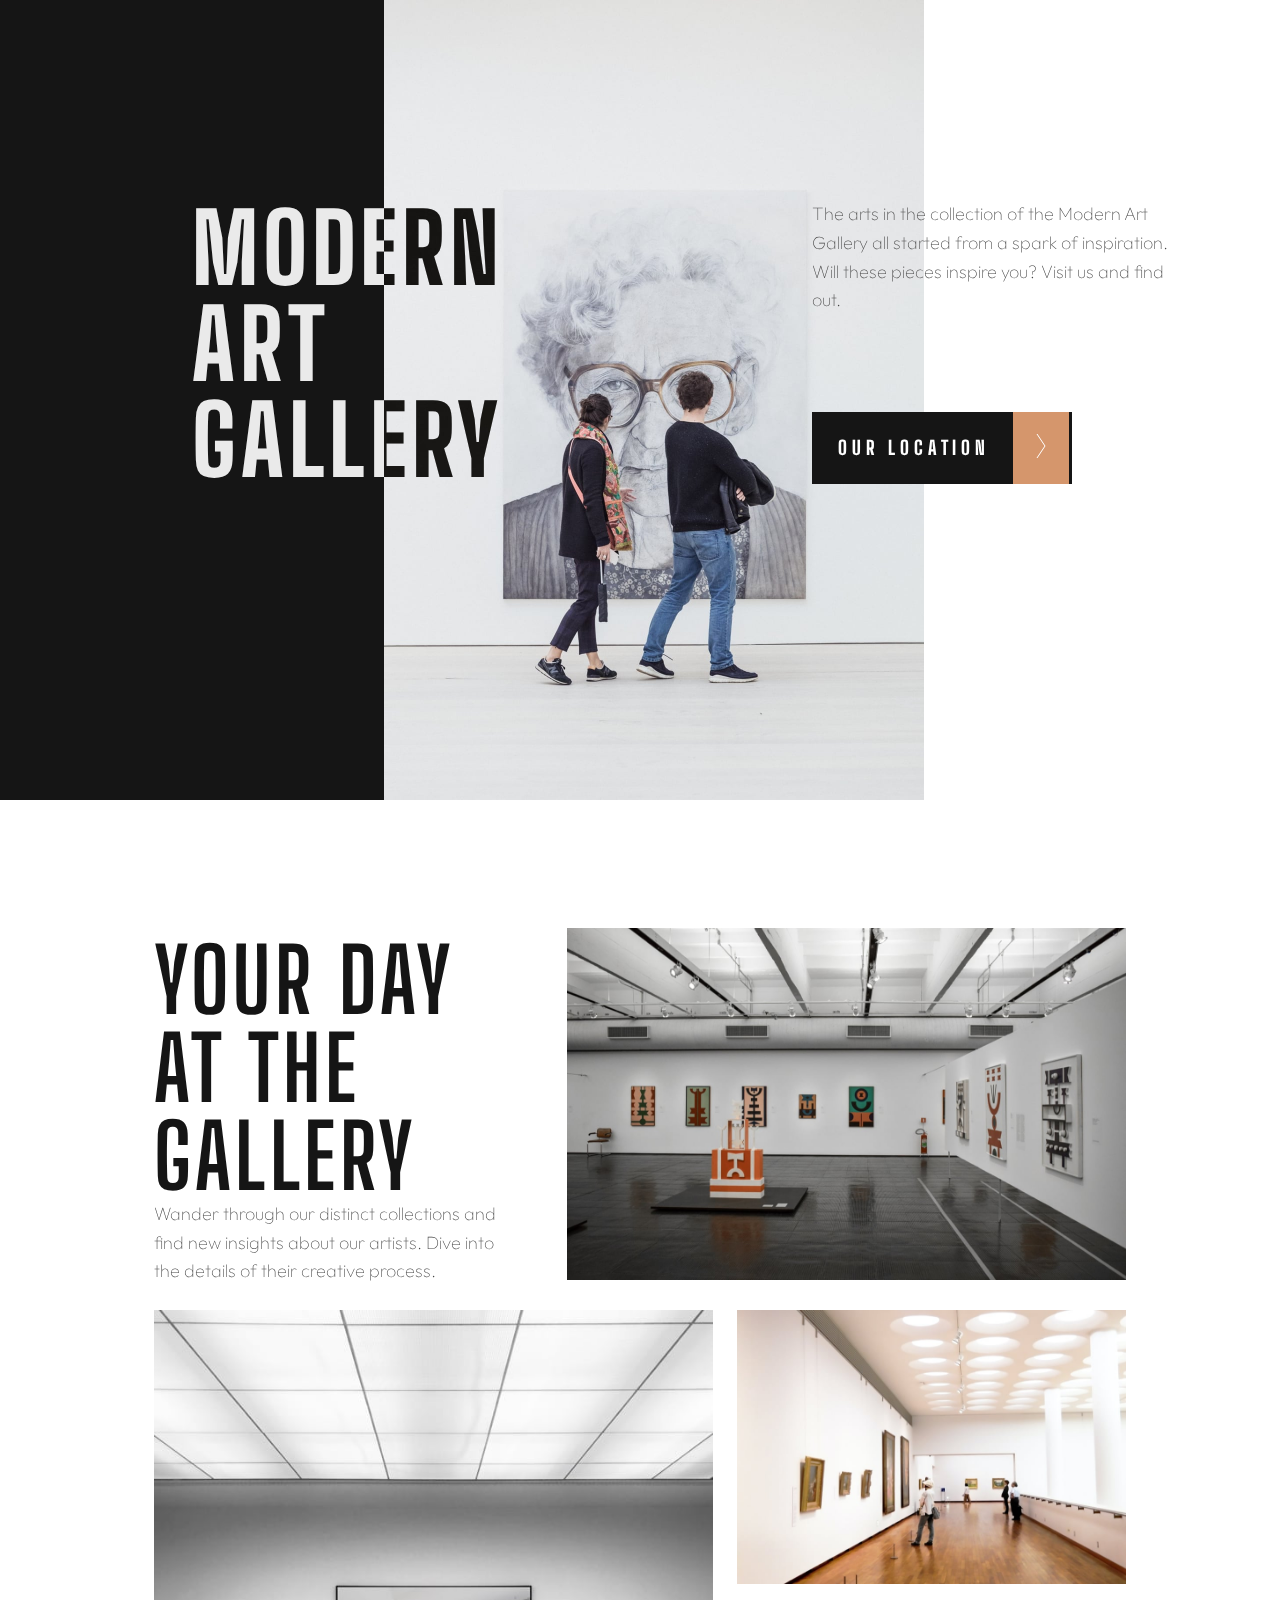
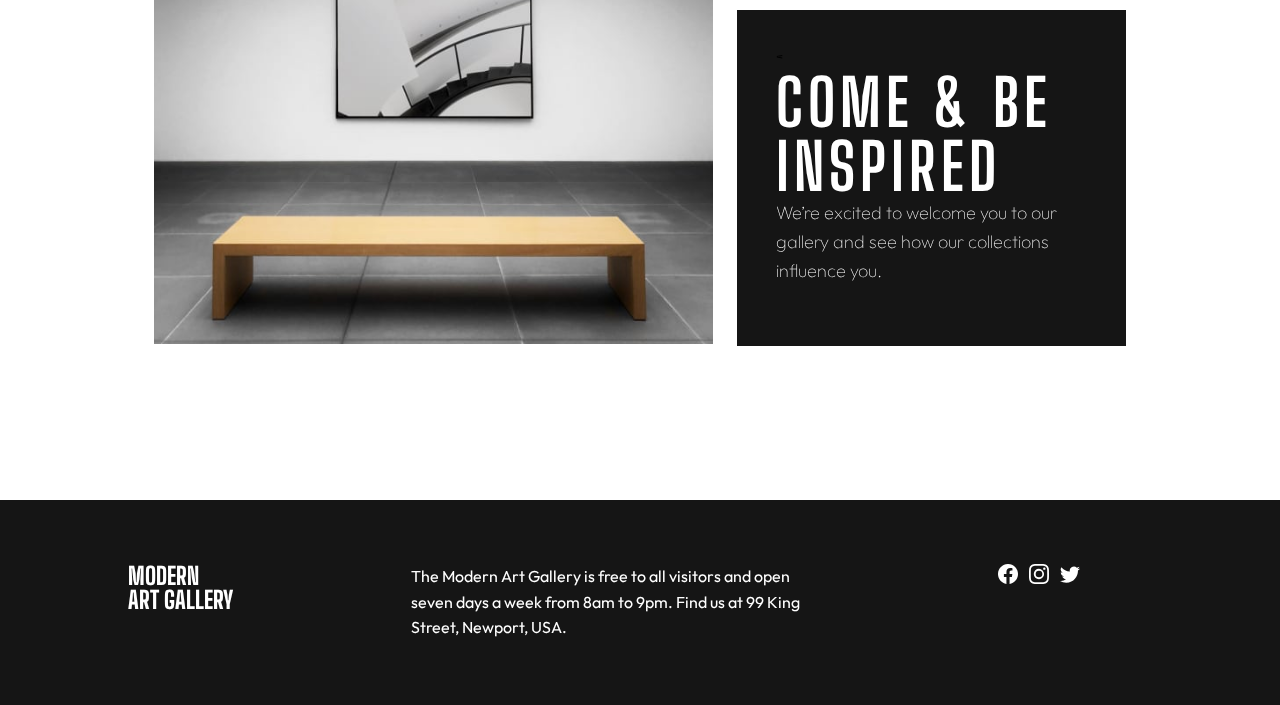
<file: index.html>
<!DOCTYPE html>
<html lang="en">
<head>
  <meta charset="UTF-8">
  <meta name="viewport" content="width=device-width, initial-scale=1.0">


  <link rel="preconnect" href="https://fonts.googleapis.com">
  <link rel="preconnect" href="https://fonts.gstatic.com" crossorigin>
  <link href="https://fonts.googleapis.com/css2?family=Big+Shoulders+Display:wght@400;500;600;700;900&display=swap"
        rel="stylesheet">

  <link rel="preconnect" href="https://fonts.googleapis.com">
  <link rel="preconnect" href="https://fonts.gstatic.com" crossorigin>
  <link href="https://fonts.googleapis.com/css2?family=Outfit:wght@300&display=swap"
        rel="stylesheet">

  <link href="style-index.css" rel="stylesheet" type="text/css">
  
  <title>Frontend Mentor | Art gallery website</title>
</head>
<body>

<main>
  <header>
    <div class="black-screen-desk">
    </div>

    <div class="mobile-header">
      <img src="assets/mobile/image-hero@2x.jpg" alt="mobile-hero"/>
    </div>
    <div class="tablet-header">
      <img src="assets/tablet/image-hero@2x.jpg" alt="tablet-hero"/>
    </div>
    <div class="desktop-header">
      <img src="assets/desktop/image-hero@2x.jpg" alt="desktop-hero"/>
    </div>

    <h1>Modern Art Gallery</h1>

    <p>The arts in the collection of the Modern Art Gallery all started
    from a spark of inspiration. Will these pieces inspire you? Visit
    us and find out.</p>


    <div class="button">
      <a href="location.html">Our Location</a>
    </div>

  </header>


  <div class="content">

    <div class="mobile-grid1">
      <img src="assets/mobile/image-grid-1@2x.jpg" alt="grid1"/>
    </div>
    <div class="tablet-grid1">
      <img src="assets/tablet/image-grid-1@2x.jpg" alt="tablet-grid1"/>
    </div>
    <div class="desktop-grid1">
      <img src="assets/desktop/image-grid-1@2x.jpg" alt="desktop-grid1"/>
    </div>

    <div class="grid-title">
      <h2>Your day <br>at the <br>gallery</h2>

      <p>Wander through our distinct collections and find new insights about
      our artists. Dive into the details of their creative process.</p>
    </div>

    <div class="tablet-grid2">
      <img src="assets/tablet/image-grid-2@2x.jpg" alt="tablet-grid2"/>
    </div>
    <div class="mobile-grid2">
      <img src="assets/tablet/image-grid-2@2x.jpg" alt="mobile-grid2"/>
    </div>
    <div class="desktop-grid2">
      <img src="assets/desktop/image-grid-2.jpg" alt="desktop-grid2"/>
    </div>

    <div class="tablet-grid3">
      <img src="assets/tablet/image-grid-3@2x.jpg" alt="tablet-grid3"/>
    </div>
    <div class="tablet-grid3">
      <img src="assets/mobile/image-grid-3@2x.jpg" alt="mobile-grid3"/>
    </div>
    <div class="desktop-grid3">
      <img src="assets/desktop/image-grid-3@2x.jpg" alt="desktop-grid3"/>
    </div>

    <div class="inspiring-section">
      <div class="inspiring-title"><
        <h2>Come &amp; be inspired</h2>
        <p>We’re excited to welcome you to our gallery and see how our collections
        influence you.</p>
      </div>
    </div>
  </div>

  <footer>
    <div class="contacts">
      <h3>Modern <br>Art Gallery</h3>
      <p>The Modern Art Gallery is free to all visitors and open seven days a week
      from 8am to 9pm. Find us at 99 King Street, Newport, USA.</p>

      <div class="icons">
        <svg xmlns="http://www.w3.org/2000/svg" width="20" height="20" fill="currentColor" class="bi bi-facebook" viewBox="0 0 16 16">
          <path d="M16 8.049c0-4.446-3.582-8.05-8-8.05C3.58 0-.002 3.603-.002 8.05c0 4.017 2.926 7.347 6.75 7.951v-5.625h-2.03V8.05H6.75V6.275c0-2.017 1.195-3.131 3.022-3.131.876 0 1.791.157 1.791.157v1.98h-1.009c-.993 0-1.303.621-1.303 1.258v1.51h2.218l-.354 2.326H9.25V16c3.824-.604 6.75-3.934 6.75-7.951z"/>
        </svg>
        <svg xmlns="http://www.w3.org/2000/svg" width="20" height="20" fill="currentColor" class="bi bi-instagram" viewBox="0 0 16 16">
          <path d="M8 0C5.829 0 5.556.01 4.703.048 3.85.088 3.269.222 2.76.42a3.917 3.917 0 0 0-1.417.923A3.927 3.927 0 0 0 .42 2.76C.222 3.268.087 3.85.048 4.7.01 5.555 0 5.827 0 8.001c0 2.172.01 2.444.048 3.297.04.852.174 1.433.372 1.942.205.526.478.972.923 1.417.444.445.89.719 1.416.923.51.198 1.09.333 1.942.372C5.555 15.99 5.827 16 8 16s2.444-.01 3.298-.048c.851-.04 1.434-.174 1.943-.372a3.916 3.916 0 0 0 1.416-.923c.445-.445.718-.891.923-1.417.197-.509.332-1.09.372-1.942C15.99 10.445 16 10.173 16 8s-.01-2.445-.048-3.299c-.04-.851-.175-1.433-.372-1.941a3.926 3.926 0 0 0-.923-1.417A3.911 3.911 0 0 0 13.24.42c-.51-.198-1.092-.333-1.943-.372C10.443.01 10.172 0 7.998 0h.003zm-.717 1.442h.718c2.136 0 2.389.007 3.232.046.78.035 1.204.166 1.486.275.373.145.64.319.92.599.28.28.453.546.598.92.11.281.24.705.275 1.485.039.843.047 1.096.047 3.231s-.008 2.389-.047 3.232c-.035.78-.166 1.203-.275 1.485a2.47 2.47 0 0 1-.599.919c-.28.28-.546.453-.92.598-.28.11-.704.24-1.485.276-.843.038-1.096.047-3.232.047s-2.39-.009-3.233-.047c-.78-.036-1.203-.166-1.485-.276a2.478 2.478 0 0 1-.92-.598 2.48 2.48 0 0 1-.6-.92c-.109-.281-.24-.705-.275-1.485-.038-.843-.046-1.096-.046-3.233 0-2.136.008-2.388.046-3.231.036-.78.166-1.204.276-1.486.145-.373.319-.64.599-.92.28-.28.546-.453.92-.598.282-.11.705-.24 1.485-.276.738-.034 1.024-.044 2.515-.045v.002zm4.988 1.328a.96.96 0 1 0 0 1.92.96.96 0 0 0 0-1.92zm-4.27 1.122a4.109 4.109 0 1 0 0 8.217 4.109 4.109 0 0 0 0-8.217zm0 1.441a2.667 2.667 0 1 1 0 5.334 2.667 2.667 0 0 1 0-5.334z"/>
        </svg>
        <svg xmlns="http://www.w3.org/2000/svg" width="20" height="20" fill="currentColor" class="bi bi-twitter" viewBox="0 0 16 16">
          <path d="M5.026 15c6.038 0 9.341-5.003 9.341-9.334 0-.14 0-.282-.006-.422A6.685 6.685 0 0 0 16 3.542a6.658 6.658 0 0 1-1.889.518 3.301 3.301 0 0 0 1.447-1.817 6.533 6.533 0 0 1-2.087.793A3.286 3.286 0 0 0 7.875 6.03a9.325 9.325 0 0 1-6.767-3.429 3.289 3.289 0 0 0 1.018 4.382A3.323 3.323 0 0 1 .64 6.575v.045a3.288 3.288 0 0 0 2.632 3.218 3.203 3.203 0 0 1-.865.115 3.23 3.23 0 0 1-.614-.057 3.283 3.283 0 0 0 3.067 2.277A6.588 6.588 0 0 1 .78 13.58a6.32 6.32 0 0 1-.78-.045A9.344 9.344 0 0 0 5.026 15z"/>
        </svg>
      </div>
    </div>
  </footer>

</main>
</body>
</html>
</file>
<file: style-index.css>
/*RESET CSS*/
*{
    margin: 0;
    padding: 0;
    border: 0;
    font-size: 16px;
    font-family: 'Big Shoulders Display', cursive;
    vertical-align: baseline;
    box-sizing: border-box;
}

article, aside, details, figcaption, figure,
footer, header, hgroup, menu, nav, section {
    display: block;
}

/*CIHAZLAR*/
.tablet-header{
    display: none;
}
.tablet-grid1{
    display: none;
}
.tablet-grid2{
    display: none;
}
.tablet-grid3{
    display: none;
}
.desktop-header{
    display: none;
}
.desktop-grid1{
    display: none;
}
.desktop-grid2{
    display: none;
}
.desktop-grid3{
    display: none;
}
.black-screen-desk{
    display: none;
}



/*MOBIL*/

body{
    line-height: 1;
    min-width: 375px;
    max-width: 500px;
    min-height: 100vh;
}

main{
    display: flex;
    flex-direction: column;
    justify-content: center;
}


header img{
    width: 100%;
}

header{
    color: rgb(21, 21, 21);
}

header h1{
    margin: 2% 3%;
    font-size: 3.5em;
    letter-spacing: 0.05em;
    text-transform: uppercase;
    font-weight: 800;
}

header p{
    margin: 0 3%;
    font-size: 1.125em;
    font-weight: lighter;
    line-height: 1.6em;
    color: rgb(68, 68, 68);
    font-family: 'Outfit', sans-serif;
}

.button {
    display: flex;
    height: 72px;
    margin: 6% 3%;
    width: 260px;
    align-items: center;
    text-transform: uppercase;
    background-color: rgb(21, 21, 21);
    text-align: center;
    cursor: pointer;
}

.button a{
    text-decoration: none;
    color: rgb(255, 255, 255);
    font-size: 1.2em;
    font-weight: 800;
    letter-spacing: 0.25em;
    margin-left: 10%;
    cursor: pointer;
}

.button:after{
    content: url(./assets/icon-arrow-right.svg);
    position: relative;
    left: 9%;
    line-height: 5rem;
    width: 56px;
    height: 72px;
    background-color: rgb(213, 150, 108);
}

.button:hover {
    background-color: rgb(213, 150, 108);
}

.button:hover::after {
    background-color: rgb(21, 21, 21);
}


/*CONTENT*/

.content{
    margin: 15% 3%;
}

.mobile-grid1 img{
    width: 100%;
}

.content img:hover{
    box-shadow: 0 0 50px 0 rgba(0, 0, 0, 0.2);
}

.content h2{
    margin-top: 2%;
    font-size: 4em;
    font-weight: 700 ;
    letter-spacing: 0.05em;
    text-transform: uppercase;
    color: rgb(21, 21, 21);
}

.content p{
    font-size: 1.125em;
    font-weight: lighter;
    line-height: 1.6em;
    color: rgb(68, 68, 68);
    font-family: 'Outfit', sans-serif;
    padding-right: 5%;
}

.mobile-grid2 img{
    margin-top: 3%;
    width: 100%;
}

.mobile-grid3 img{
    margin-top: 3%;
    width: 100%;
}

/*INSPIRE*/

.inspiring-section{
    margin-top: 3%;
    background-color: rgb(21, 21, 21);
}

.inspiring-section:hover{
    box-shadow: 0 0 50px 0 rgba(0, 0, 0, 0.2);
}

.inspiring-title{
    padding: 8%;
}

.inspiring-title h2{
    height: 100%;
    letter-spacing: 0.08em;
    color: rgb(255, 255, 255);
}

.inspiring-title p{
    color: rgb(255, 255, 255);
    padding: 0;
}


/*FOOTER*/
footer{
    margin-top: 10%;
    background-color: rgb(21, 21, 21);
    width: 100%;
}

.contacts{
    margin: 10% 8%;
}

.contacts h3{
    color: rgb(255, 255, 255);
    font-size: 1.5em;
    font-weight: 800;
    text-transform: uppercase;
}

.contacts p{
    margin-top: 10%;
    color: rgb(255, 255, 255);
    font-family: 'Outfit', sans-serif;
    font-size: 1em;
    line-height: 1.6em;
}

.icons{
    margin-top: 10%;
}

svg{
    margin-right: 5%;
    color: rgb(255, 255, 255);
    cursor: pointer;
}

svg:hover{
    color: rgb(213, 150, 108);
}



@media screen and (min-width: 500px) and (max-width: 768px) {

    body {
        margin: 0 auto;
    }

}

@media screen and (min-width: 768px) {

    .mobile-header {
        display: none;
    }
    .mobile-grid1 {
        display: none;
    }
    .mobile-grid2 {
        display: none;
    }
    .mobile-grid3 {
        display: none;
    }



    body {
        margin: 0;
        min-width: 768px;
        max-width: 930px;
    }



    header {
        display: grid;
        grid-template-columns: repeat(4, 25%);
        grid-template-rows: repeat(5, 1fr);
        gap: 0;
    }

    .tablet-header {
        display: block;
        width: 437px;
        height: 700px;
        grid-column: 1/4;
        grid-row: 1/6;
    }

    header img {
        width: 100%;
    }

    header h1 {
        font-weight: 800;
        grid-column: 3/4;
        grid-row: 2/4;
        font-size: 5.5em;
    }

    header p {
        width: 20em;
        grid-column: 3/4;
        grid-row: 4;
    }

    .button {
        grid-column: 3/4;
        grid-row: 5/7;
        width: 260px;
    }


    .content {
        margin: 10% 6%;
        display: grid;
        gap: .5rem;
        grid-template-columns: 1fr 18% 1fr;
        grid-template-rows: auto auto 1fr;
    }

    .grid-title {
        grid-column: 1;
        grid-row: 1/2;
    }

    .grid-title h2 {
        font-size: 4.5em;
    }


    .tablet-grid1 {
        display: block;
        grid-column: 2/4;
        grid-row: 1/2;
    }

    .tablet-grid1 img {
        width: 100%;
    }

    .tablet-grid2 {
        display: block;
        grid-column: 1/3;
        grid-row: 2/4;
    }

    .tablet-grid2 img {
        width: 100%;
    }

    .tablet-grid3 {
        display: block;
        grid-column: 3/4;
        grid-row: 2/3;
    }

    .tablet-grid3 img {
        width: 100%;
    }

    .inspiring-section{
        grid-column: 3/4;
        grid-row: 3;
        width: 100%;
        margin: 0;
    }

    .contacts{
        margin: 5% 6% 10% 6%;
        display: flex;
        flex-direction: row;
        justify-content: space-between;
    }

    .contacts p{
        width: 40%;
        margin: 0;
    }

    .icons{
        margin: 0;
        width: 15%;
    }
}


@media screen and (min-width: 950px) and (max-width: 1200px) {

    body {
        margin: 0 auto;
    }
}

@media screen and (min-width: 1200px){

    .tablet-header{
        display: none;
    }
    .tablet-grid1{
        display: none;
    }
    .tablet-grid2{
        display: none;
    }
    .tablet-grid3{
        display: none;
    }


    body{
        min-width: 1200px;
        max-width: 1500px;
        margin: 0 auto;
    }

    header {
        display: grid;
        grid-template-columns: 15% 15% 15% 18% 15% 15% 15% 15%;;
        grid-template-rows: repeat(3, 25%);
        gap: 0;
    }

    .black-screen-desk{
        display: block;
        width:450px;
        height: 800px;
        background-color: rgb(21, 21, 21);
        grid-column: 1/3;
        grid-row: 1/5;
    }

    .desktop-header {
        display: block;
        width: 540px;
        height: 800px;
        grid-column: 3/6;
        grid-row: 1/5;
    }

    header img {
        width: 100%;
    }

    header h1 {
        font-size: 6em;
        font-weight: 800;
        grid-column: 2/4;
        grid-row: 2/4;
        color: rgb(255, 255, 255);
        mix-blend-mode: difference;
        margin: 0;
    }

    header p {
        width: 20em;
        grid-column: 5;
        grid-row: 2;
    }

    .button {
        grid-column: 5;
        grid-row: 3;
        width: 260px;
    }

    .content {
        margin: 10% 12%;
        display: grid;
        gap: 1.5rem;
        grid-template-columns: 1fr 15% 1fr;
        grid-template-rows: auto auto 1fr;
    }

    .grid-title {
        grid-column: 1;
        grid-row: 1/2;
    }

    .grid-title h2 {
        font-size: 5.5em;
    }

    .desktop-grid1 {
        display: block;
        grid-column: 2/4;
        grid-row: 1/2;
    }

    .desktop-grid1 img {
        width: 100%;
    }

    .desktop-grid2 {
        display: block;
        grid-column: 1/3;
        grid-row: 2/4;
    }

    .desktop-grid2 img {
        width: 100%;
    }

    .desktop-grid3 {
        display: block;
        grid-column: 3/4;
        grid-row: 2;
    }

    .desktop-grid3 img {
        width: 100%;
    }

    .inspiring-section{
        grid-column: 3/4;
        grid-row: 3/4;
        width: 100%;
    }

    .inspiring-title{
         padding: 10%;
     }



    footer{
        margin-top: 2%;
    }

    .contacts{
        margin: 5% 10% 5% 10%;
    }
}
</file>
